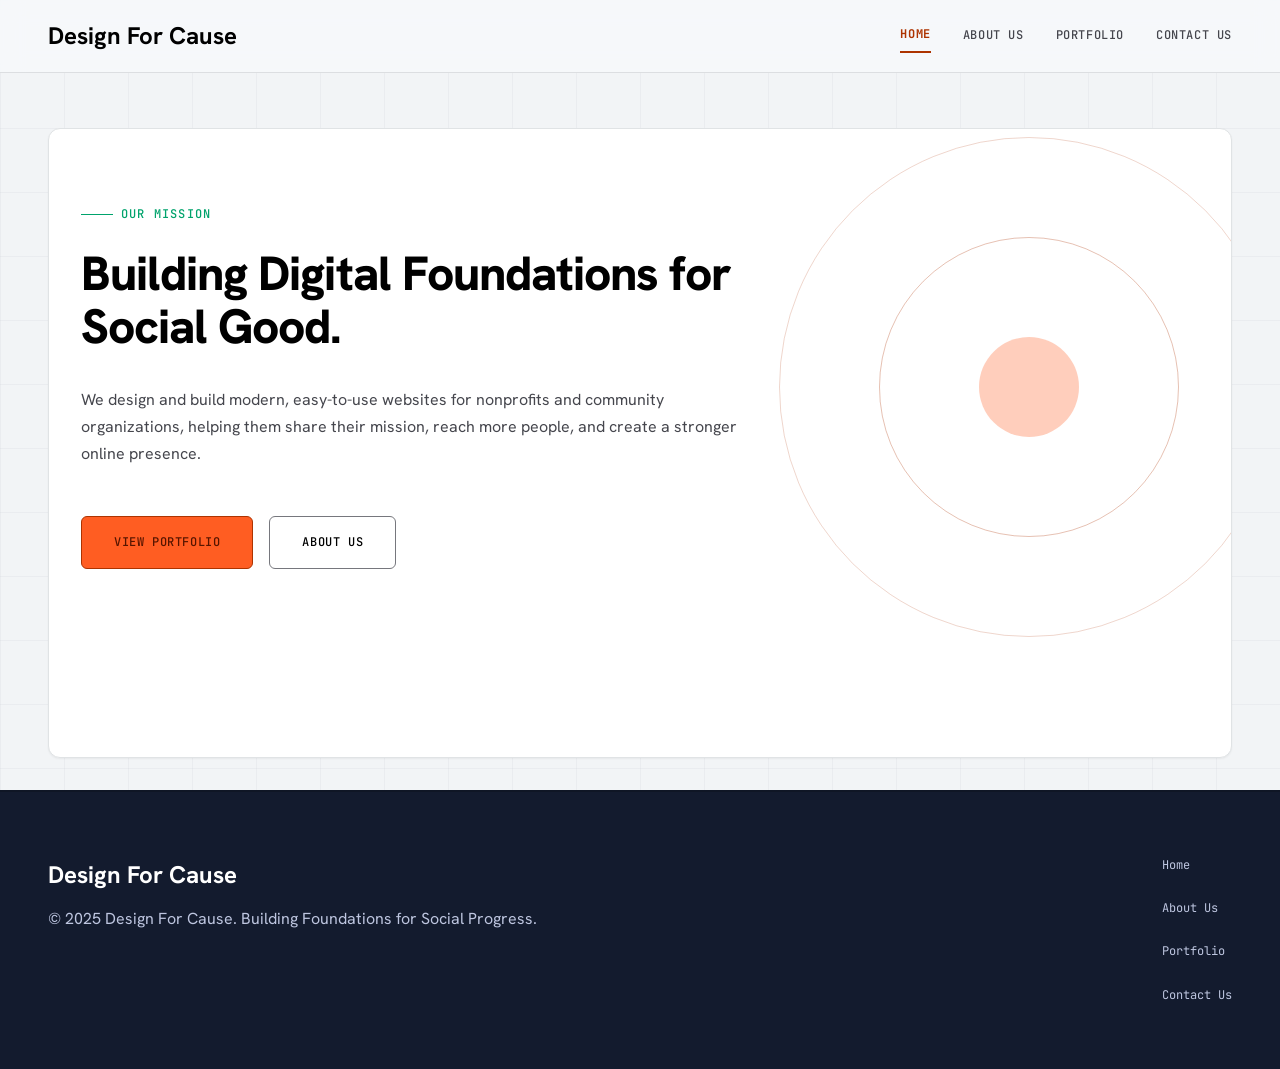
<file: index.html>
<!DOCTYPE html>
<html lang="en">
<head>
  <meta charset="UTF-8" />
  <meta name="viewport" content="width=device-width, initial-scale=1.0" />

  <title>Home - Design for Cause</title>

  <link
    href="https://fonts.googleapis.com/css2?family=Material+Symbols+Outlined:wght,FILL@100..700,0..1&display=swap"
    rel="stylesheet"
  />

  <link
    href="https://fonts.googleapis.com/css2?family=Hanken+Grotesk:wght@400;700;800&family=JetBrains+Mono:wght@500&display=swap"
    rel="stylesheet"
  />

  <link href="styles.css" rel="stylesheet" />
</head>

<body class="home-page">

  <header class="site-header">
    <div class="header-container">

      <a class="site-logo" href="index.html">
        Design For Cause
      </a>

      <nav class="main-nav">
        <a class="nav-link active" href="index.html">Home</a>
        <a class="nav-link" href="about.html">About Us</a>
        <a class="nav-link" href="portfolio.html">Portfolio</a>
        <a class="nav-link" href="contact.html">Contact Us</a>
        <!--<a class="nav-link" href="volunteer.html">Volunteer</a>-->
      </nav>

        <button
            class="mobile-menu-button"
            type="button"
            aria-label="Toggle navigation"
            aria-expanded="false"
            aria-controls="mobile-nav"
        >
            <span class="material-symbols-outlined">menu</span>
        </button>

    </div>

    <nav class="mobile-nav" id="mobile-nav">
      <a href="index.html">Home</a>
      <a href="about.html">About Us</a>
      <a href="portfolio.html">Portfolio</a>
      <a href="contact.html">Contact Us</a>
    </nav>

  </header>

  <main>

    <section class="hero-section">
      <div class="hero-container">

        <div class="hero-content">

          <div class="section-label">
            <span class="section-label-line"></span>
            Our Mission
          </div>

          <h1>
            Building Digital Foundations for Social Good.
          </h1>

          <p class="hero-description">
            We design and build modern, easy-to-use websites for nonprofits and community organizations, helping them share their mission, reach more people, and create a stronger online presence.
          </p>

          <div class="hero-buttons">

            <a class="button button-primary" href="portfolio.html">
              View Portfolio
            </a>

            <a class="button button-secondary" href="about.html">
              About Us
            </a>

          </div>

        </div>

        <div class="hero-graphic">
          <div class="hero-circle hero-circle-large">
            <div class="hero-circle hero-circle-medium">
              <div class="hero-circle-small"></div>
            </div>
          </div>
        </div>

      </div>
    </section>
  </main>

   <footer class="site-footer">
    <div class="footer-container">

      <div class="footer-brand-section">

        <div class="footer-brand">
          Design For Cause
        </div>

        <p class="footer-copyright">
          © 2025 Design For Cause. Building Foundations for Social Progress.
        </p>

      </div>

      <nav class="footer-nav vertical-footer-nav">
        <a href="index.html">Home</a>
        <a href="about.html">About Us</a>
        <a href="portfolio.html">Portfolio</a>
        <a href="contact.html">Contact Us</a>
       <!--<a href="volunteer.html">Volunteer</a>-->
      </nav>

    </div>
  </footer>


<script>
  const menuButton = document.querySelector(".mobile-menu-button");
  const mobileNav = document.querySelector("#mobile-nav");
  const menuIcon = menuButton.querySelector(".material-symbols-outlined");

  menuButton.addEventListener("click", function() {
    const isOpen = mobileNav.classList.toggle("open");

    menuButton.setAttribute("aria-expanded", String(isOpen));
    menuIcon.textContent = isOpen ? "close" : "menu";
  });

  mobileNav.querySelectorAll("a").forEach(function(link) {
    link.addEventListener("click", function() {
      mobileNav.classList.remove("open");
      menuButton.setAttribute("aria-expanded", "false");
      menuIcon.textContent = "menu";
    });
  });
</script>

<script src="animations.js"></script>

</body>
</html>
</file>
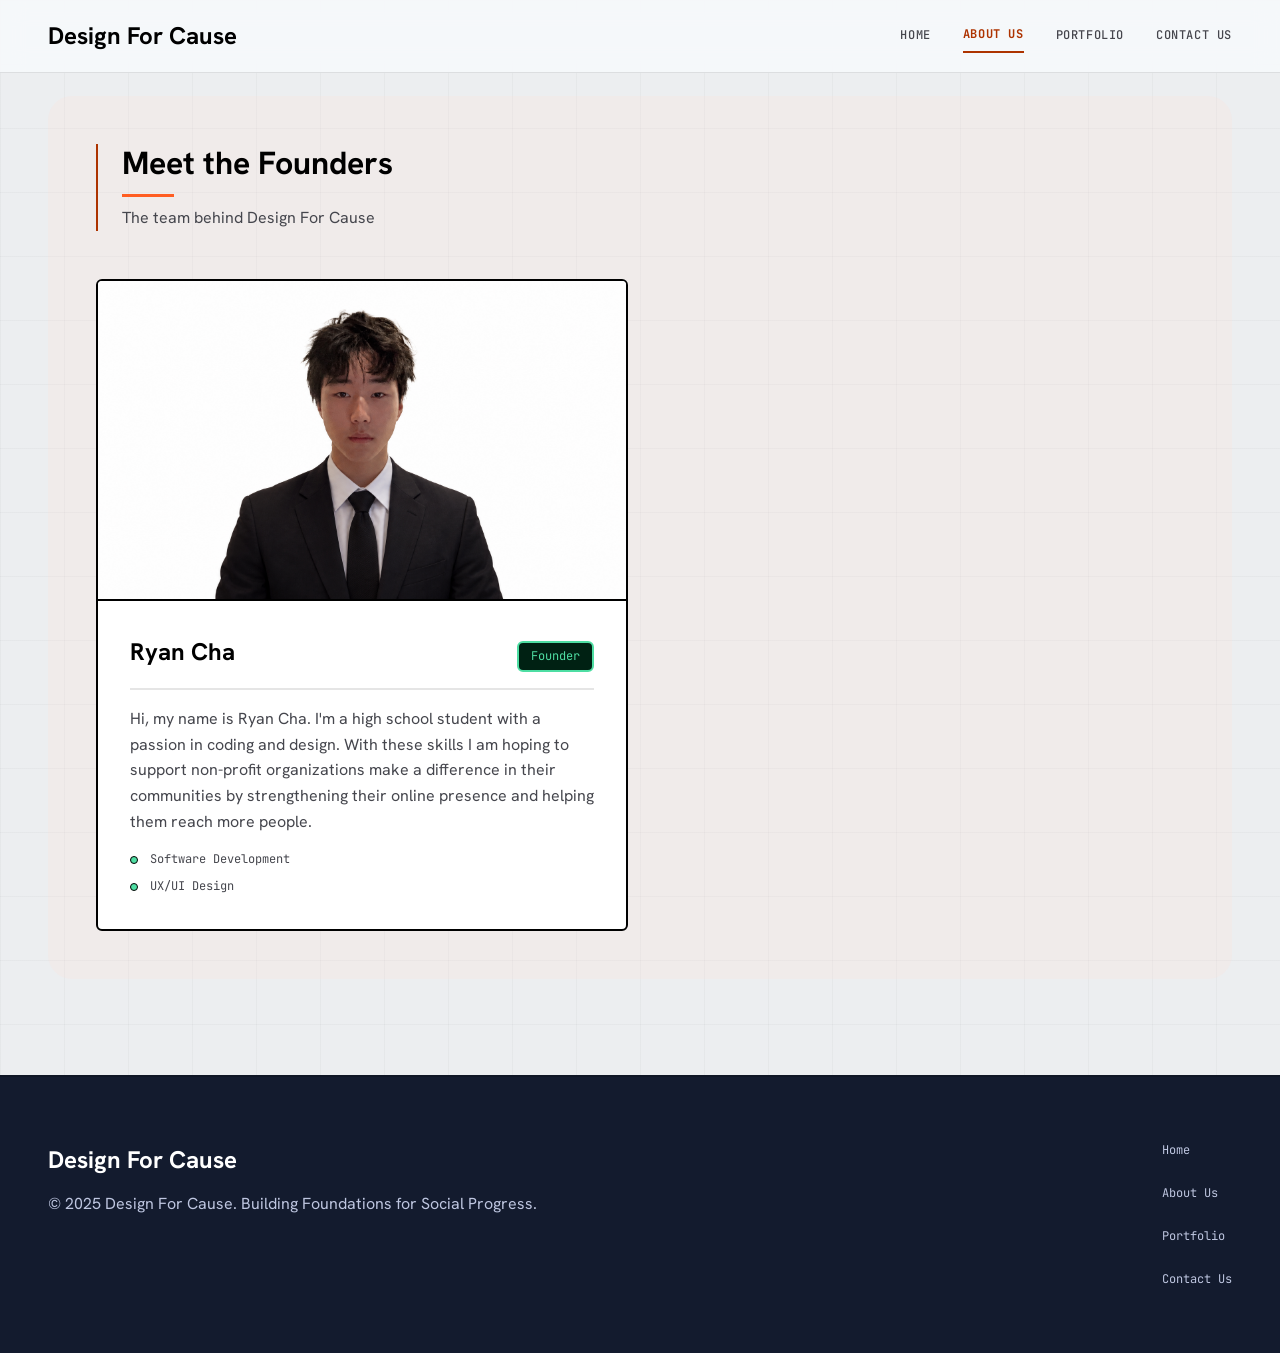
<file: about.html>
<!DOCTYPE html>
<html lang="en">
<head>
  <meta charset="UTF-8" />
  <meta name="viewport" content="width=device-width, initial-scale=1.0" />

  <title>About Us - Design For Cause</title>

  <link
    href="https://fonts.googleapis.com/css2?family=Material+Symbols+Outlined:wght,FILL@100..700,0..1&display=swap"
    rel="stylesheet"
  />

  <link
    href="https://fonts.googleapis.com/css2?family=Hanken+Grotesk:wght@400;700;800&family=JetBrains+Mono:wght@500&display=swap"
    rel="stylesheet"
  />

  <link href="styles.css" rel="stylesheet" />
</head>

<body class="about-page">

  <header class="site-header">
    <div class="header-container">

      <a class="site-logo" href="index.html">
        Design For Cause
      </a>

      <nav class="main-nav">
        <a class="nav-link" href="index.html">Home</a>
        
        <a class="nav-link active" href="about.html">About Us</a>
        <a class="nav-link" href="portfolio.html">Portfolio</a>
        <a class="nav-link" href="contact.html">Contact Us</a>
        <!--<a class="nav-link" href="volunteer.html">Volunteer</a>-->

      </nav>

        <button
            class="mobile-menu-button"
            type="button"
            aria-label="Toggle navigation"
            aria-expanded="false"
            aria-controls="mobile-nav"
        >
            <span class="material-symbols-outlined">menu</span>
        </button>

    </div>

    <nav class="mobile-nav" id="mobile-nav">
      <a href="index.html">Home</a>
      <a href="about.html">About Us</a>
      <a href="portfolio.html">Portfolio</a>
      <a href="contact.html">Contact Us</a>
    </nav>

  </header>

   <main class="about-main">
<!--
    <section class="about-hero">

      <div class="about-hero-content">

        <div class="section-label">
          <span class="section-label-line"></span>
          Our Why
        </div>

        <h1>
          Helping Nonprofits Make a Bigger Impact Online 
        </h1>

        <p class="about-hero-description">
          We design and build modern websites for nonprofits, helping organizations strengthen their online presence, share their mission, and connect with the communities they serve.
        </p>

        <div class="about-buttons">

          <a class="button button-primary" href="portfolio.html">
            View Our Work
          </a>

          <a class="button button-secondary" href="volunteer.html">
            Volunteer Opportunities
          </a>

        </div>

      </div>

      <div class="about-hero-image-wrap">

        <div class="about-image-background"></div>

        <img
          src="images/about-hero.png"
          alt="Abstract representation of technology bridging gaps"
          class="about-hero-image"
        />

      </div>

    </section>
    -->

    <section class="leadership-section">

      <div class="leadership-heading">
        <h2>Meet the Founders</h2>

        <p>
          The team behind Design For Cause
        </p>
      </div>

      <div class="leadership-grid">

        <article class="leader-card">

          <div class="leader-image-wrap">
            <img
              src="images/headshot-suit.png"
              alt="Ryan Cha"
              class="leader-image"
            />
          </div>

          <div class="leader-content">

            <div class="leader-header">
              <h3>Ryan Cha</h3>
              <span class="leader-role leader-role-dark">Founder</span>
              
            </div>

            <p>
              Hi, my name is Ryan Cha. I'm a high school student with a passion in coding and design.
              With these skills I am hoping to support non-profit organizations make a difference
              in their communities by strengthening their online presence and helping them reach more people.
             
            </p>

            <ul class="leader-list">
              <li>
                <span class="leader-dot"></span>
                Software Development
              </li>

              <li>
                <span class="leader-dot"></span>
                UX/UI Design
              </li>
            </ul>

          </div>

        </article>

      </div>

    </section>

  </main>

  <footer class="site-footer">
    <div class="footer-container">

      <div class="footer-brand-section">

        <div class="footer-brand">
           Design For Cause
        </div>

        <p class="footer-copyright">
          © 2025 Design For Cause. Building Foundations for Social Progress.
        </p>

      </div>

      <nav class="footer-nav vertical-footer-nav">
        <a href="index.html">Home</a>
        <a href="about.html">About Us</a>
        <a href="portfolio.html">Portfolio</a>
        <a href="contact.html">Contact Us</a>
        <!--<a href="volunteer.html">Volunteer</a>-->
      </nav>

    </div>
  </footer>


<script>
  const menuButton = document.querySelector(".mobile-menu-button");
  const mobileNav = document.querySelector("#mobile-nav");
  const menuIcon = menuButton.querySelector(".material-symbols-outlined");

  menuButton.addEventListener("click", function() {
    const isOpen = mobileNav.classList.toggle("open");

    menuButton.setAttribute("aria-expanded", String(isOpen));
    menuIcon.textContent = isOpen ? "close" : "menu";
  });

  mobileNav.querySelectorAll("a").forEach(function(link) {
    link.addEventListener("click", function() {
      mobileNav.classList.remove("open");
      menuButton.setAttribute("aria-expanded", "false");
      menuIcon.textContent = "menu";
    });
  });
</script>

<script src="animations.js"></script>

</body>
</html>
</file>
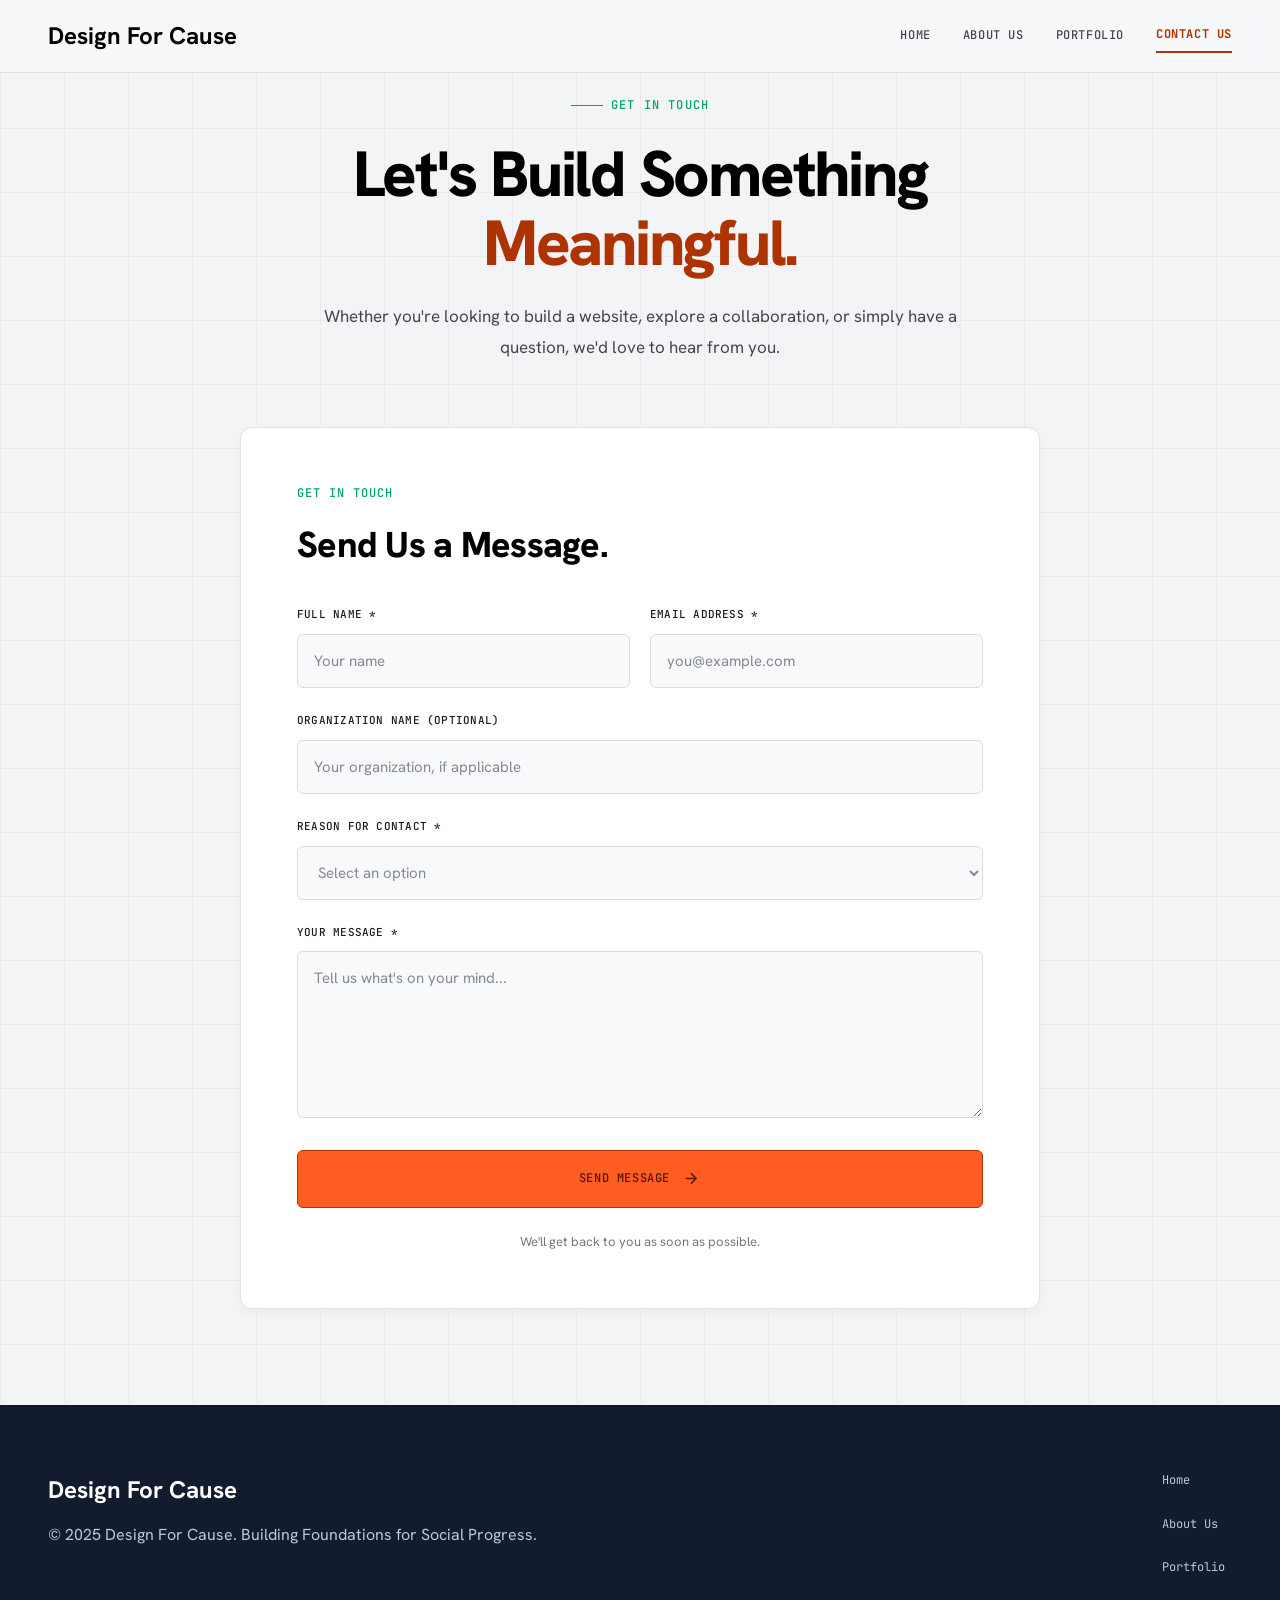
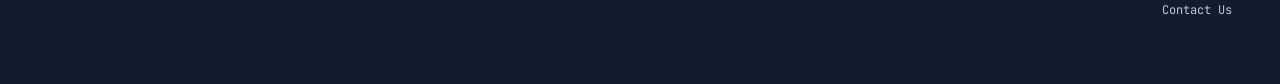
<file: contact.html>
<!DOCTYPE html>
<html lang="en">
<head>
  <meta charset="UTF-8" />
  <meta name="viewport" content="width=device-width, initial-scale=1.0" />

  <title>Contact Us - Design for Cause</title>

  <link
    href="https://fonts.googleapis.com/css2?family=Material+Symbols+Outlined:wght,FILL@100..700,0..1&display=swap"
    rel="stylesheet"
  />

  <link
    href="https://fonts.googleapis.com/css2?family=Hanken+Grotesk:wght@400;700;800&family=JetBrains+Mono:wght@500&display=swap"
    rel="stylesheet"
  />

  <link href="styles.css" rel="stylesheet" />
</head>

<body class="home-page">

  <header class="site-header">
    <div class="header-container">

      <a class="site-logo" href="index.html">
        Design For Cause
      </a>

      <nav class="main-nav">
        <a class="nav-link" href="index.html">Home</a>
        <a class="nav-link" href="about.html">About Us</a>
        <a class="nav-link" href="portfolio.html">Portfolio</a>
        <a class="nav-link active" href="contact.html">Contact Us</a>
    </nav>

        <button
            class="mobile-menu-button"
            type="button"
            aria-label="Toggle navigation"
            aria-expanded="false"
            aria-controls="mobile-nav"
        >
            <span class="material-symbols-outlined">menu</span>
        </button>

    </div>

    <nav class="mobile-nav" id="mobile-nav">
      <a href="index.html">Home</a>
      <a href="about.html">About Us</a>
      <a href="portfolio.html">Portfolio</a>
      <a href="contact.html">Contact Us</a>
    </nav>

  </header>


<main class="contact-main">

  <section class="contact-intro">

    <div class="section-label">
      <span class="section-label-line"></span>
      Get In Touch
    </div>

    <h1>
      Let's Build Something
      <span>Meaningful.</span>
    </h1>

    <p>
        Whether you're looking to build a website, explore
        a collaboration, or simply have a question, we'd
        love to hear from you. 
    </p>

  </section>

  <!-- CONTACT FORM -->
  <section class="contact-form-section">

    <div class="contact-form-card">

      <div class="contact-form-heading">

        <span class="contact-eyebrow">
          GET IN TOUCH
        </span>

        <h2>Send Us a Message.</h2>

      </div>

      <div id="form-success" class="form-success" hidden>
            <h3>Message Sent Successfully!</h3>
            <p>
                Thank you for reaching out to Design For Cause!
                We've received your message and will get back
                to you as soon as possible.
            </p>
       </div>

      <form
        class="contact-form"
        action="https://formspree.io/f/mzedkdke"
        method="POST"
      >

        <div class="form-row">

          <div class="form-group">
            <label for="full-name">Full Name *</label>
            <input
              type="text"
              id="full-name"
              name="name"
              placeholder="Your name"
              autocomplete="name"
              required
            />
          </div>

          <div class="form-group">
            <label for="email">Email Address *</label>
            <input
              type="email"
              id="email"
              name="email"
              placeholder="you@example.com"
              autocomplete="email"
              required
            />
          </div>

        </div>

        <div class="form-group">
          <label for="organization">
            Organization Name (Optional)
          </label>

          <input
            type="text"
            id="organization"
            name="organization"
            placeholder="Your organization, if applicable"
          />
        </div>

        <div class="form-group">
          <label for="contact-reason">
            Reason for Contact *
          </label>

          <select
            id="contact-reason"
            name="contact_reason"
            required
          >
            <option value="" disabled selected>
              Select an option
            </option>

            <option value="General Question">
              General Question / Message
            </option>

            <option value="New Website">
              New Website Request
            </option>

            <option value="Website Redesign">
              Website Redesign
            </option>

            <option value="Collaboration">
              Collaboration / Partnership
            </option>

            <option value="Other">
              Other
            </option>
          </select>
        </div>

        <div class="form-group">
          <label for="message">
            Your Message *
          </label>

          <textarea
            id="message"
            name="message"
            rows="6"
            placeholder="Tell us what's on your mind..."
            required
          ></textarea>
        </div>

        <button
          class="button button-primary contact-submit"
          type="submit"
        >
          Send Message
          <span class="material-symbols-outlined">
            arrow_forward
          </span>
        </button>

        <p class="contact-form-note">
          We'll get back to you as soon as possible.
        </p>

      </form>

    </div>

  </section>

</main>

<footer class="site-footer">
    <div class="footer-container">

      <div class="footer-brand-section">

        <div class="footer-brand">
          Design For Cause
        </div>

        <p class="footer-copyright">
          © 2025 Design For Cause. Building Foundations for Social Progress.
        </p>

      </div>

      <nav class="footer-nav vertical-footer-nav">
        <a href="index.html">Home</a>
        <a href="about.html">About Us</a>
        <a href="portfolio.html">Portfolio</a>
        <a href="contact.html">Contact Us</a>
       <!--<a href="volunteer.html">Volunteer</a>-->
      </nav>

    </div>
 </footer>

<script>
  const form = document.querySelector(".contact-form");
  const success = document.getElementById("form-success");

  form.addEventListener("submit", async function(event) {
    event.preventDefault();

    const button = form.querySelector('button[type="submit"]');
    const originalContent = button.innerHTML;

    button.disabled = true;
    button.textContent = "Sending...";

    try {
      const response = await fetch(form.action, {
        method: "POST",
        body: new FormData(form),
        headers: {
          "Accept": "application/json"
        }
      });

      if (response.ok) {
        form.hidden = true;
        document.querySelector(".contact-form-heading").hidden = true;
        success.hidden = false;
        form.reset();
      } else {
        alert("Something went wrong. Please try again.");
      }
    } catch (error) {
      alert("Unable to send your message. Please try again.");
    } finally {
      button.disabled = false;
      button.innerHTML = originalContent;
    }
  });
</script>


<script>
  const menuButton = document.querySelector(".mobile-menu-button");
  const mobileNav = document.querySelector("#mobile-nav");
  const menuIcon = menuButton.querySelector(".material-symbols-outlined");

  menuButton.addEventListener("click", function() {
    const isOpen = mobileNav.classList.toggle("open");

    menuButton.setAttribute("aria-expanded", String(isOpen));
    menuIcon.textContent = isOpen ? "close" : "menu";
  });

  mobileNav.querySelectorAll("a").forEach(function(link) {
    link.addEventListener("click", function() {
      mobileNav.classList.remove("open");
      menuButton.setAttribute("aria-expanded", "false");
      menuIcon.textContent = "menu";
    });
  });
</script>

<script src="animations.js"></script>

</body>
</html>
</file>
<file: styles.css>
*,
*::before,
*::after {
  box-sizing: border-box;
}

html {
  scroll-behavior: smooth;
}

body {
  margin: 0;
  min-height: 100vh;
  font-family: "Hanken Grotesk", sans-serif;
  color: #191c1e;
  background: #f2f4f6;
  line-height: 1.6;
  display: flex;
  flex-direction: column;
}

h1,
h2,
h3,
h4,
p {
  margin: 0;
}

a {
  color: inherit;
  text-decoration: none;
}

button {
  font: inherit;
  cursor: pointer;
}

img {
  display: block;
  width: 100%;
}

ul {
  margin: 0;
  padding: 0;
  list-style: none;
}

.site-header {
  position: fixed;
  top: 0;
  left: 0;
  z-index: 1000;
  width: 100%;
  background: rgba(247, 249, 251, 0.9);
  border-bottom: 1px solid rgba(0, 0, 0, 0.1);
  backdrop-filter: blur(12px);
}

.header-container {
  width: min(1280px, calc(100% - 96px));
  min-height: 72px;
  margin: 0 auto;
  display: flex;
  align-items: center;
  justify-content: space-between;
  gap: 32px;
}

.site-logo {
  color: #000000;
  font-size: 24px;
  font-weight: 700;
  line-height: 1;
  transition: 0.2s ease;
}

.site-logo:hover {
  transform: translate(-2px, -2px);
  box-shadow: 2px 2px 0 #ad3300;
}

.main-nav {
  display: flex;
  align-items: center;
  gap: 32px;
}

.nav-link {
  padding: 6px 0;
  color: #45464d;
  font-family: "JetBrains Mono", monospace;
  font-size: 12px;
  font-weight: 500;
  letter-spacing: 0.05em;
  text-transform: uppercase;
  transition: 0.2s ease;
}

.nav-link:hover {
  color: #000000;
  transform: translate(-2px, -2px);
  box-shadow: 2px 2px 0 #ad3300;
}

.nav-link.active {
  color: #ad3300;
  font-weight: 700;
  border-bottom: 2px solid #ad3300;
}

.mobile-menu-button {
  display: none;
  padding: 4px;
  color: #000000;
  background: transparent;
  border: 0;
}

.page-container {
  width: min(1280px, calc(100% - 96px));
  margin: 0 auto;
}

.button {
  display: inline-flex;
  align-items: center;
  justify-content: center;
  gap: 8px;
  padding: 16px 32px;
  border-radius: 6px;
  font-family: "JetBrains Mono", monospace;
  font-size: 12px;
  font-weight: 500;
  letter-spacing: 0.05em;
  text-transform: uppercase;
  transition: 0.2s ease;
}

.button:hover {
  transform: translate(-2px, -2px);
  box-shadow: 2px 2px 0 #ad3300;
}

.button-primary {
  color: #561500;
  background: #ff5d22;
  border: 1px solid #ad3300;
}

.button-primary:hover {
  color: #ffffff;
  background: #00a36c;
}

.button-secondary {
  color: #000000;
  background: #ffffff;
  border: 1px solid #76777d;
}

.button-secondary:hover {
  background: #eceef0;
}

.section-label {
  display: flex;
  align-items: center;
  gap: 8px;
  color: #00a36c;
  font-family: "JetBrains Mono", monospace;
  font-size: 12px;
  font-weight: 500;
  letter-spacing: 0.1em;
  text-transform: uppercase;
}

.section-label-line {
  width: 32px;
  height: 1px;
  background: #00a36c;
}

.home-page {
  background-color: #f2f4f6;
  background-image:
    linear-gradient(to right, rgba(200, 205, 212, 0.2) 1px, transparent 1px),
    linear-gradient(to bottom, rgba(200, 205, 212, 0.2) 1px, transparent 1px);
  background-size: 64px 64px;
}

.home-page main {
  padding-top: 96px;
  flex: 1;
}

.hero-section {
  width: min(1280px, calc(100% - 96px));
  margin: 32px auto;
  padding: 48px 32px 160px;
  overflow: hidden;
  position: relative;
  background: #ffffff;
  border: 1px solid #e0e3e5;
  border-radius: 12px;
  box-shadow: 0 1px 2px rgba(0, 0, 0, 0.05);
}

.hero-container {
  position: relative;
  z-index: 1;
  display: grid;
  grid-template-columns: 2fr 1fr;
  gap: 24px;
}

.hero-content {
  display: flex;
  flex-direction: column;
  justify-content: center;
}

.hero-content h1 {
  max-width: 768px;
  margin-top: 24px;
  margin-bottom: 32px;
  color: #000000;
  font-size: 48px;
  line-height: 1.1;
  letter-spacing: -0.02em;
  font-weight: 800;
}

.hero-description {
  max-width: 672px;
  margin-bottom: 48px;
  color: #45464d;
  font-size: 16px;
  line-height: 1.7;
}

.hero-buttons {
  display: flex;
  flex-wrap: wrap;
  gap: 16px;
}

.hero-graphic {
  min-height: 420px;
  position: relative;
}

.hero-circle {
  display: flex;
  align-items: center;
  justify-content: center;
  border-radius: 50%;
}

.hero-circle-large {
  width: 500px;
  height: 500px;
  position: absolute;
  top: 50%;
  right: -80px;
  transform: translateY(-50%);
  border: 1px solid rgba(173, 51, 0, 0.2);
}

.hero-circle-medium {
  width: 300px;
  height: 300px;
  border: 1px solid rgba(173, 51, 0, 0.3);
}

.hero-circle-small {
  width: 100px;
  height: 100px;
  border-radius: 50%;
  background: rgba(255, 93, 34, 0.3);
}

.featured-projects-section {
  padding: 96px 0;
  background: rgba(173, 51, 0, 0.05);
  border-top: 1px solid rgba(173, 51, 0, 0.1);
  border-bottom: 1px solid rgba(173, 51, 0, 0.1);
}

.section-heading {
  margin-bottom: 64px;
  display: flex;
  align-items: flex-end;
  justify-content: space-between;
  gap: 32px;
}

.section-heading h2,
.impact-heading h2 {
  margin-bottom: 16px;
  color: #000000;
  font-size: 32px;
  line-height: 1.2;
  font-weight: 700;
}

.section-heading p {
  max-width: 576px;
  color: #45464d;
}

.section-link {
  display: inline-flex;
  align-items: center;
  gap: 8px;
  color: #ad3300;
  font-family: "JetBrains Mono", monospace;
  font-size: 12px;
  text-transform: uppercase;
}

.section-link:hover {
  color: #ff5d22;
}

.featured-projects-grid {
  display: grid;
  grid-template-columns: 2fr 1fr;
  gap: 24px;
}

.small-projects-column {
  display: flex;
  flex-direction: column;
  gap: 24px;
}

.project-card {
  display: flex;
  flex-direction: column;
  position: relative;
  overflow: hidden;
  padding: 24px;
  background: #ffffff;
  border: 1px solid #e0e3e5;
  border-radius: 6px;
  transition: 0.3s ease;
}

.project-card:hover {
  border-color: #ad3300;
  box-shadow: 0 10px 20px rgba(15, 23, 42, 0.05);
  transform: translateY(-2px);
}

.project-card-top {
  display: flex;
  align-items: flex-start;
  justify-content: space-between;
  gap: 16px;
  margin-bottom: 24px;
}

.project-category {
  padding: 4px 12px;
  color: #45464d;
  background: #eceef0;
  border-radius: 6px;
  font-family: "JetBrains Mono", monospace;
  font-size: 12px;
  letter-spacing: 0.05em;
  text-transform: uppercase;
}

.project-icon {
  color: #c6c6cd;
  transition: 0.2s ease;
}

.project-card:hover .project-icon {
  color: #ad3300;
}

.project-image {
  overflow: hidden;
  margin-bottom: 24px;
  background: #e6e8ea;
  border-radius: 6px;
}

.project-image img {
  height: 100%;
  object-fit: cover;
  filter: grayscale(100%);
  transition: 0.5s ease;
}

.project-card:hover .project-image img {
  filter: grayscale(0);
  transform: scale(1.02);
}

.project-card h3 {
  margin-bottom: 8px;
  color: #000000;
  font-size: 24px;
  line-height: 1.2;
}

.project-card p {
  margin-bottom: 24px;
  color: #45464d;
}

.project-card-large .project-link {
  margin-top: auto;
}

.project-link {
  display: inline-flex;
  align-items: center;
  gap: 8px;
  margin-top: auto;
  color: #ad3300;
  font-family: "JetBrains Mono", monospace;
  font-size: 12px;
  text-transform: uppercase;
}

.project-link:hover {
  color: #000000;
}

.project-link .material-symbols-outlined {
  transition: 0.2s ease;
}

.project-link:hover .material-symbols-outlined {
  transform: translateX(4px);
}

.impact-section {
  padding: 96px 0;
  background: #131b2e;
  border-top: 4px solid #00a36c;
}

.impact-heading {
  max-width: 672px;
  margin: 0 auto 64px;
  text-align: center;
}

.impact-heading h2 {
  color: #ffffff;
}

.impact-heading p {
  color: #eff1f3;
  opacity: 0.9;
}

.impact-grid {
  display: grid;
  grid-template-columns: repeat(2, 1fr);
  gap: 48px;
}

.impact-card {
  display: flex;
  flex-direction: column;
  align-items: center;
  text-align: center;
}

.impact-icon {
  width: 64px;
  height: 64px;
  margin-bottom: 24px;
  display: flex;
  align-items: center;
  justify-content: center;
  color: #dae2fd;
  background: rgba(247, 249, 251, 0.1);
  border-radius: 50%;
  transition: 0.2s ease;
}

.impact-card:hover .impact-icon {
  color: #561500;
  background: #00a36c;
}

.impact-number {
  margin-bottom: 8px;
  color: #ffffff;
  font-size: 48px;
  line-height: 1.1;
  font-weight: 800;
}

.impact-divider {
  width: 48px;
  height: 4px;
  margin-bottom: 16px;
  background: rgba(198, 198, 205, 0.3);
  transition: 0.2s ease;
}

.impact-card:hover .impact-divider {
  background: #ad3300;
}

.impact-card h3 {
  color: #bec6e0;
  font-family: "JetBrains Mono", monospace;
  font-size: 12px;
  font-weight: 500;
  letter-spacing: 0.05em;
  text-transform: uppercase;
}

.about-page {
  background-color: #eceef0;
  background-image:
    linear-gradient(to right, rgba(13, 23, 42, 0.03) 1px, transparent 1px),
    linear-gradient(to bottom, rgba(13, 23, 42, 0.03) 1px, transparent 1px);
  background-size: 64px 64px;
}

.about-main {
  width: min(1280px, calc(100% - 96px));
  margin: 0 auto;
  padding-top: 48px;
  padding-bottom: 96px;
}

/*.about-hero {
  min-height: 614px;
  padding: 48px;
  display: grid;
  grid-template-columns: 7fr 5fr;
  align-items: center;
  gap: 24px;
  background: #f7f9fb;
  border-radius: 24px;
}

.about-hero-content {
  padding-left: 24px;
  border-left: 2px solid #ad3300;
}

.about-hero h1 {
  margin-top: 24px;
  color: #000000;
  font-size: 48px;
  line-height: 1.1;
  letter-spacing: -0.02em;
  font-weight: 800;
}

.about-hero-description {
  max-width: 672px;
  margin-top: 24px;
  color: #45464d;
}

.about-buttons {
  margin-top: 32px;
  display: flex;
  flex-wrap: wrap;
  gap: 16px;
}

.about-hero-image-wrap {
  height: 500px;
  position: relative;
}

.about-image-background {
  position: absolute;
  inset: 0;
  transform: translate(-16px, 16px);
  background: #ff5d22;
  border: 2px solid #000000;
  border-radius: 6px;
}

.about-hero-image {
  position: relative;
  z-index: 1;
  height: 100%;
  object-fit: cover;
  border: 2px solid #000000;
  border-radius: 6px;
  transition: 0.3s ease;
}

.about-hero-image:hover {
  box-shadow: 4px 4px 0 #ad3300;
}
*/

.leadership-section {
  margin-top: 48px;
  padding: 48px;
  background: rgba(255, 219, 208, 0.2);
  border-radius: 24px;
}

.leadership-heading {
  max-width: 50%;
  padding-left: 24px;
  margin-bottom: 48px;
  border-left: 2px solid #ad3300;
}

.leadership-heading h2 {
  color: #000000;
  font-size: 32px;
  line-height: 1.2;
}

.leadership-heading p {
  margin-top: 8px;
  color: #45464d;
}

.leadership-grid {
  display: grid;
  grid-template-columns: repeat(2, 1fr);
  gap: 24px;
}

.leader-card {
  overflow: hidden;
  background: #ffffff;
  border: 2px solid #000000;
  border-radius: 6px;
  transition: 0.3s ease;
}

.leader-card:hover {
  transform: translateY(-4px);
  box-shadow: 4px 4px 0 #ad3300;
}

.leader-card-offset {
  margin-top: 48px;
}

.leader-image-wrap {
  height: 320px;
  overflow: hidden;
  border-bottom: 2px solid #000000;
}

.leader-image {
  height: 100%;
  object-fit: cover;
  object-position: top;
  transition: 0.5s ease;
}

.leader-card:hover .leader-image {
  transform: scale(1.05);
}

.leader-content {
  padding: 32px;
}

.leader-header {
  padding-bottom: 16px;
  margin-bottom: 16px;
  display: flex;
  align-items: baseline;
  justify-content: space-between;
  gap: 12px;
  border-bottom: 2px solid rgba(0, 0, 0, 0.1);
}

.leader-header h3 {
  color: #000000;
  font-size: 24px;
}

.leader-role {
  padding: 4px 12px;
  color: #ad3300;
  background: #ff5d22;
  border: 2px solid #4edea3;
  border-radius: 6px;
  font-family: "JetBrains Mono", monospace;
  font-size: 12px;
}

.leader-role-dark {
  color: #4edea3;
  background: #002113;
}

.leader-content > p {
  color: #45464d;
}

.leader-list {
  margin-top: 16px;
  display: flex;
  flex-direction: column;
  gap: 8px;
}

.leader-list li {
  display: flex;
  align-items: center;
  gap: 12px;
  color: #45464d;
  font-family: "JetBrains Mono", monospace;
  font-size: 12px;
}

.leader-dot {
  width: 8px;
  height: 8px;
  flex: 0 0 8px;
  background: #4edea3;
  border: 1px solid #000000;
  border-radius: 50%;
}

.leader-dot-orange {
  background: #ad3300;
}

.portfolio-page {
  background: #f2f4f6;
}

.portfolio-main {
  width: min(1280px, calc(100% - 96px));
  margin: 0 auto;
  padding-top: 128px;
  padding-bottom: 96px;
}

.portfolio-hero {
  max-width: 896px;
  margin: 64px auto 96px;
  padding: 80px;
  text-align: center;
  color: #ffffff;
  background: #131b2e;
  border-radius: 24px;
  box-shadow: 0 10px 15px rgba(0, 0, 0, 0.1);
}

.portfolio-hero h1 {
  margin-bottom: 24px;
  font-size: 48px;
  line-height: 1.1;
  font-weight: 800;
}

.portfolio-hero p {
  max-width: 672px;
  margin: 0 auto;
  color: rgba(230, 233, 242, 0.9);
}

.portfolio-grid {
  display: grid;
  grid-template-columns: repeat(2, 1fr);
  gap: 32px;
}

.portfolio-card {
  padding: 32px;
  display: flex;
  flex-direction: column;
  background: #ffffff;
  border-top: 2px solid #009668;
  border-radius: 12px;
  box-shadow: 0 4px 6px rgba(0, 0, 0, 0.1);
  transition: 0.3s ease;
}

.portfolio-card:hover {
  transform: translateY(-4px);
  box-shadow: 0 12px 24px rgba(15, 23, 42, 0.08);
}

.portfolio-icon {
  width: 64px;
  height: 64px;
  margin-bottom: 24px;
  display: flex;
  align-items: center;
  justify-content: center;
  color: #009668;
  background: #ff5d22;
  border: 1px solid rgba(198, 198, 205, 0.3);
  border-radius: 50%;
}

.portfolio-icon .material-symbols-outlined {
  font-size: 32px;
  font-variation-settings: "FILL" 1;
}

.portfolio-card h2 {
  margin-bottom: 8px;
  color: #000000;
  font-size: 24px;
}

.portfolio-divider {
  width: 48px;
  margin-bottom: 16px;
  border-top: 1px solid #e0e3e5;
}

.portfolio-card p {
  margin-bottom: 24px;
  color: #45464d;
}

.portfolio-link {
  margin-top: auto;
  display: inline-flex;
  align-items: center;
  gap: 8px;
  color: #ad3300;
  font-family: "JetBrains Mono", monospace;
  font-size: 12px;
  text-transform: uppercase;
}

.portfolio-link .material-symbols-outlined {
  font-size: 16px;
  color: #009668;
  transition: 0.2s ease;
}

.portfolio-link:hover {
  color: #000000;
}

.portfolio-link:hover .material-symbols-outlined {
  transform: translateX(4px);
}

.volunteer-page {
  background: #eceef0;
}

.volunteer-main {
  width: min(1280px, calc(100% - 96px));
  margin: 0 auto;
  padding-top: 128px;
  padding-bottom: 64px;
}

.donate-button {
  padding: 8px 24px;
  color: #ffffff;
  background: #ad3300;
  border-bottom: 2px solid #ff5d22;
  border-radius: 2px;
  font-family: "JetBrains Mono", monospace;
  font-size: 12px;
  text-transform: uppercase;
  transition: 0.2s ease;
}

.donate-button:hover {
  opacity: 0.9;
  transform: translate(-2px, -2px);
  box-shadow: 2px 2px 0 #ad3300;
}

.volunteer-hero {
  padding-top: 32px;
  margin-bottom: 72px;
  display: grid;
  grid-template-columns: 2fr 1fr;
  align-items: end;
  gap: 24px;
}

.volunteer-intro h1 {
  margin-bottom: 24px;
  color: #000000;
  font-size: 48px;
  line-height: 1.1;
  font-weight: 800;
}

.volunteer-intro p {
  max-width: 672px;
  color: #45464d;
}

.volunteer-directory {
  display: grid;
  grid-template-columns: repeat 1fr;
}

.volunteer-category {
  margin-bottom: 48px;
}



.category-heading {
  margin-bottom: 24px;
  padding: 16px;
  display: flex;
  align-items: center;
  gap: 12px;
  color: #ad3300;
  background: rgba(173, 51, 0, 0.05);
  border-bottom: 1px solid rgba(173, 51, 0, 0.2);
  border-radius: 8px;
}

.category-heading .material-symbols-outlined {
  color: #009668;
  font-variation-settings: "FILL" 1;
}

.category-heading h2 {
  font-size: 32px;
}

.organization-list {
  display: flex;
  flex-direction: column;
  gap: 24px;
}

.organization-card {
  position: relative;
  overflow: hidden;
  padding: 24px;
  background: #ffffff;
  border: 1px solid #e0e3e5;
  border-radius: 2px;
  transition: 0.3s ease;
}

.organization-card:hover {
  transform: translate(-2px, -2px);
  box-shadow: 2px 2px 0 #ad3300;
}

.organization-card::after {
  content: "";
  width: 64px;
  height: 64px;
  position: absolute;
  top: -32px;
  right: -32px;
  background: #f2f4f6;
  transform: rotate(45deg);
}

.organization-card h3 {
  position: relative;
  z-index: 1;
  margin-bottom: 4px;
  color: #000000;
  font-size: 24px;
}

.organization-location {
  position: relative;
  z-index: 1;
  margin-bottom: 16px;
  display: flex;
  align-items: center;
  gap: 4px;
  color: #45464d;
  font-family: "JetBrains Mono", monospace;
  font-size: 12px;
}

.organization-location .material-symbols-outlined {
  font-size: 16px;
}

.organization-card p {
  position: relative;
  z-index: 1;
  margin-bottom: 24px;
  color: #45464d;
}

.volunteer-button {
  position: relative;
  z-index: 1;
  display: inline-block;
  padding: 10px 24px;
  color: #ffffff;
  background: #009668;
  border-radius: 2px;
  font-family: "JetBrains Mono", monospace;
  font-size: 12px;
  text-transform: uppercase;
  transition: 0.2s ease;
}

.volunteer-button:hover {
  opacity: 0.9;
}

.urgent-section {
  grid-column: 1 / -1;
  margin-bottom: 48px;
  padding: 48px;
  display: flex;
  align-items: center;
  justify-content: space-between;
  gap: 32px;
  position: relative;
  overflow: hidden;
  color: #ffffff;
  background-color: #131b2e;
  background-image:
    linear-gradient(rgba(255, 255, 255, 0.04) 1px, transparent 1px),
    linear-gradient(90deg, rgba(255, 255, 255, 0.04) 1px, transparent 1px);
  background-size: 24px 24px;
  border-radius: 8px;
}

.urgent-content {
  max-width: 672px;
}

.urgent-label {
  display: inline-block;
  margin-bottom: 16px;
  padding: 4px 12px;
  color: #ffffff;
  background: #009668;
  border-radius: 999px;
  font-family: "JetBrains Mono", monospace;
  font-size: 12px;
  text-transform: uppercase;
}

.urgent-content h2 {
  margin-bottom: 16px;
  font-size: 32px;
}

.urgent-content p {
  color: rgba(255, 255, 255, 0.8);
}

.urgent-button {
  flex-shrink: 0;
  padding: 16px 32px;
  color: #131b2e;
  background: #ffffff;
  border-radius: 2px;
  font-family: "JetBrains Mono", monospace;
  font-size: 12px;
  text-transform: uppercase;
  transition: 0.2s ease;
}

.urgent-button:hover {
  background: #f2f4f6;
}

.site-footer {
  margin-top: auto;
  padding: 64px 0;
  color: #ffffff;
  background: #131b2e;
  border-top: 2px solid rgba(0, 0, 0, 0.2);
}

.footer-container {
  width: min(1280px, calc(100% - 96px));
  margin: 0 auto;
  display: flex;
  align-items: flex-start;
  justify-content: space-between;
  gap: 32px;
}

.footer-brand {
  font-size: 24px;
  font-weight: 700;
}

.footer-brand-section {
  display: flex;
  flex-direction: column;
  gap: 12px;
}

.footer-logo-row {
  display: flex;
  align-items: center;
  gap: 8px;
}

.footer-logo {
  width: 32px;
  height: 32px;
  object-fit: contain;
  border-radius: 6px;
}

.footer-copyright {
  color: #bec6e0;
  font-size: 16px;
}

.footer-nav {
  display: flex;
  flex-wrap: wrap;
  justify-content: flex-end;
  gap: 24px;
}

.vertical-footer-nav {
  flex-direction: column;
  align-items: flex-start;
}

.footer-nav a {
  color: #bec6e0;
  font-family: "JetBrains Mono", monospace;
  font-size: 12px;
  transition: 0.2s ease;
}

.footer-nav a:hover {
  color: #ff5d22;
}

@media (max-width: 900px) {
  .header-container,
  .page-container,
  .about-main,
  .portfolio-main,
  .volunteer-main,
  .footer-container,
  .hero-section {
    width: min(100% - 32px, 1280px);
  }

  .main-nav {
    display: none;
  }

  .mobile-menu-button {
    display: block;
  }

  .hero-container,
  .featured-projects-grid,
  /*.about-hero,*/
  .leadership-grid,
  .portfolio-grid,
  .volunteer-hero,
  .volunteer-directory {
    grid-template-columns: 1fr;
  }

  .hero-section {
    padding: 40px 24px 72px;
  }

  .hero-content h1,
  /*.about-hero h1,*/
  .portfolio-hero h1,
  .volunteer-intro h1 {
    font-size: 38px;
  }

  .hero-graphic {
    display: none;
  }

  .section-heading {
    align-items: flex-start;
    flex-direction: column;
  }

  .section-link {
    display: none;
  }

  .impact-grid {
    grid-template-columns: 1fr;
  }

  .about-main,
  .portfolio-main,
  .volunteer-main {
    padding-top: 104px;
  }

  /*
  .about-hero {
    min-height: auto;
    padding: 24px;
  }
  */

  /*
  .about-hero-content {
    padding-left: 16px;
  }

  .about-hero-image-wrap {
    height: 360px;
  }
*/
  .leadership-section {
    padding: 24px;
  }

  .leadership-heading {
    max-width: 100%;
  }

  .leader-card-offset {
    margin-top: 0;
  }

  .leader-header {
    align-items: flex-start;
    flex-direction: column;
  }

  .portfolio-hero {
    margin-top: 32px;
    padding: 48px 24px;
  }

  .impact-tracker {
    max-width: none;
    justify-self: stretch;
  }

  .urgent-section {
    padding: 32px 24px;
    align-items: flex-start;
    flex-direction: column;
  }

  .urgent-button {
    width: 100%;
    text-align: center;
  }

  .footer-container {
    flex-direction: column;
  }

  .footer-nav {
    justify-content: flex-start;
  }
}

@media (max-width: 600px) {
  .header-container {
    min-height: 64px;
  }

  .site-logo {
    font-size: 20px;
  }

  .donate-button {
    padding: 7px 14px;
  }

  .hero-section {
    margin-top: 16px;
  }

  .hero-content h1,
  /*.about-hero h1,*/
  .portfolio-hero h1,
  .volunteer-intro h1 {
    font-size: 32px;
  }

  .hero-buttons,
  .about-buttons {
    flex-direction: column;
  }

  .button {
    width: 100%;
  }

  .featured-projects-section,
  .impact-section {
    padding: 64px 0;
  }

  .project-image-large {
    height: 200px;
  }

  .metric-card,
  .portfolio-card {
    padding: 24px;
  }

  .leader-content {
    padding: 24px;
  }

  .leader-image-wrap {
    height: 260px;
  }

  .portfolio-hero {
    margin-bottom: 48px;
  }

  .portfolio-main,
  .about-main,
  .volunteer-main {
    padding-bottom: 64px;
  }

  .category-heading h2 {
    font-size: 24px;
  }

  .tracker-number {
    font-size: 38px;
  }

  .volunteer-button {
    width: 100%;
    text-align: center;
  }

  .site-footer {
    padding: 48px 0;
  }
}

@media (max-width: 900px) {
  .featured-projects-grid {
    grid-template-columns: 1fr;
  }

  .small-projects-column {
    display: contents;
  }

  .project-card {
    min-height: 420px;
  }

  .project-image-large,
  .project-image-small {
    height: 220px;
  }
}

.project-image-large{
  height: 450px;
}

.project-image-small {
  height: 200px;
}

.project-card {
  display: flex;
  flex-direction: column;
}

.project-image {
  order: 3;
}

.project-card h3 {
  order: 1;
}

.project-card p {
  order: 2;
}

.project-link {
  order: 4;
  margin-top: auto;
}

.project-card-top {
  order: 0;
}

.website-portfolio-grid {
  display: grid;
  grid-template-columns: repeat(2, 1fr);
  gap: 32px;
}

.website-project-card {
  display: flex;
  flex-direction: column;
  overflow: hidden;
  background: #ffffff;
  border: 1px solid #e0e3e5;
  border-radius: 12px;
  box-shadow: 0 4px 10px rgba(0, 0, 0, 0.06);
  transition: 0.3s ease;
}

.website-project-card:hover {
  transform: translateY(-4px);
  border-color: rgba(173, 51, 0, 0.35);
  box-shadow: 0 12px 28px rgba(15, 23, 42, 0.1);
}

.website-project-image {
  width: 100%;
  overflow: hidden;
  background: #e6e8ea;
  border-bottom: 1px solid #e0e3e5;
}

.website-project-image img {
  width: 100%;
  height: 100%;
  object-fit: contain;
  display: block;
  object-position: center topr;
  transition: transform 0.4s ease;
}

.website-project-card:hover .website-project-image img {
  transform: scale(1.02);
}

.website-project-content {
  display: flex;
  flex: 1;
  flex-direction: column;
  padding: 28px;
}

.website-project-content h2 {
  margin-bottom: 12px;
  color: #000000;
  font-size: 26px;
  line-height: 1.2;
  font-weight: 700;
}

.website-project-content p {
  margin-bottom: 24px;
  color: #45464d;
  font-size: 16px;
  line-height: 1.6;
}

.website-project-link {
  display: inline-flex;
  align-items: center;
  gap: 8px;
  width: fit-content;
  margin-top: auto;
  color: #ad3300;
  font-family: "JetBrains Mono", monospace;
  font-size: 12px;
  font-weight: 500;
  letter-spacing: 0.04em;
  text-transform: uppercase;
  transition: 0.2s ease;
}

.website-project-link:hover {
  color: #000000;
}

.website-project-link .material-symbols-outlined {
  font-size: 18px;
  transition: transform 0.2s ease;
}

.website-project-link:hover .material-symbols-outlined {
  transform: translate(3px, -3px);
}

@media (max-width: 900px) {
  .website-portfolio-grid {
    grid-template-columns: 1fr;
  }

  .website-project-image {
    height: 280px;
  }
}

@media (max-width: 600px) {
  .website-project-image {
    height: 220px;
  }

  .website-project-content {
    padding: 22px;
  }

  .website-project-content h2 {
    font-size: 23px;
  }
}

@media (min-width: 1500px) {
  .header-container,
  .page-container,
  .about-main,
  .portfolio-main,
  .volunteer-main,
  .footer-container,
  .hero-section {
    width: min(1500px, calc(100% - 120px));
  }

  .portfolio-hero {
    max-width: 1050px;
  }

  .website-portfolio-grid {
    gap: 40px;
  }

  .website-project-image {
    height: 380px;
  }

  .website-project-content {
    padding: 32px;
  }

  .website-project-content h2 {
    font-size: 30px;
  }

  .website-project-content p {
    font-size: 17px;
  }
}

width: min(1500px, calc(100% - 120px));


.contact-page {
  background-color: #f2f4f6;
  background-image:
    linear-gradient(to right, rgba(200, 205, 212, 0.2) 1px, transparent 1px),
    linear-gradient(to bottom, rgba(200, 205, 212, 0.2) 1px, transparent 1px);
  background-size: 64px 64px;
}

.contact-main {
  width: min(1280px, calc(100% - 96px));
  margin: 0 auto;
  padding: 160px 0 96px;
  flex: 1;
}

.contact-intro {
  max-width: 850px;
  margin: 0 auto 64px;
  text-align: center;
}

.contact-intro .section-label {
  justify-content: center;
}

.contact-intro h1 {
  margin-top: 24px;
  margin-bottom: 24px;
  color: #000000;
  font-size: clamp(40px, 5vw, 64px);
  font-weight: 800;
  line-height: 1.08;
  letter-spacing: -0.035em;
}

.contact-intro h1 span {
  color: #ad3300;
}

.contact-intro > p {
  max-width: 650px;
  margin: 0 auto;
  color: #45464d;
  font-size: 17px;
  line-height: 1.8;
}

.contact-form-section {
  width: 100%;
  max-width: 800px;
  margin: 0 auto;
}

.contact-form-card {
  width: 100%;
  padding: 56px;
  background: #ffffff;
  border: 1px solid #e0e3e5;
  border-radius: 12px;
  box-shadow: 0 4px 12px rgba(0, 0, 0, 0.04);
}

.contact-form-heading {
  margin-bottom: 40px;
}

.contact-eyebrow {
  display: block;
  margin-bottom: 20px;
  color: #00a36c;
  font-family: "JetBrains Mono", monospace;
  font-size: 12px;
  font-weight: 500;
  letter-spacing: 0.08em;
  text-transform: uppercase;
}

.contact-form-heading h2 {
  margin-bottom: 12px;
  color: #000000;
  font-size: 36px;
  font-weight: 800;
  line-height: 1.2;
  letter-spacing: -0.02em;
}

.contact-form-heading p {
  max-width: 580px;
  color: #45464d;
  font-size: 15px;
  line-height: 1.7;
}

.contact-form {
  display: flex;
  flex-direction: column;
  gap: 24px;
}

.form-row {
  display: grid;
  grid-template-columns: repeat(2, minmax(0, 1fr));
  gap: 20px;
}

.form-group {
  display: flex;
  flex-direction: column;
  gap: 10px;
  min-width: 0;
}

.form-group label {
  color: #191c1e;
  font-family: "JetBrains Mono", monospace;
  font-size: 11px;
  font-weight: 500;
  letter-spacing: 0.02em;
  text-transform: uppercase;
}

.form-group input,
.form-group select,
.form-group textarea {
  width: 100%;
  padding: 15px 16px;
  color: #191c1e;
  background: #f7f9fb;
  border: 1px solid #d9dde1;
  border-radius: 6px;
  outline: none;
  font-family: "Hanken Grotesk", sans-serif;
  font-size: 15px;
  line-height: 1.5;
  transition:
    border-color 0.2s ease,
    background-color 0.2s ease,
    box-shadow 0.2s ease;
}

.form-group input::placeholder,
.form-group textarea::placeholder {
  color: #858990;
}

.form-group input:focus,
.form-group select:focus,
.form-group textarea:focus {
  border-color: #00a36c;
  background: #ffffff;
  box-shadow: 0 0 0 3px rgba(0, 163, 108, 0.1);
}

.form-group select {
  cursor: pointer;
  appearance: auto;
}

.form-group select:invalid {
  color: #858990;
}

.form-group select option {
  color: #191c1e;
}

.form-group textarea {
  min-height: 160px;
  resize: vertical;
}

.contact-submit {
  display: inline-flex;
  align-items: center;
  justify-content: center;
  gap: 12px;
  width: 100%;
  margin-top: 8px;
  padding: 18px 32px;
  color: #561500;
  background: #ff5d22;
  border: 1px solid #ad3300;
  border-radius: 6px;
  font-family: "JetBrains Mono", monospace;
  font-size: 12px;
  font-weight: 500;
  letter-spacing: 0.05em;
  text-transform: uppercase;
  cursor: pointer;
  transition: 0.2s ease;
}

.contact-submit:hover {
  color: #ffffff;
  background: #00a36c;
  transform: translate(-2px, -2px);
  box-shadow: 2px 2px 0 #ad3300;
}

.contact-submit .material-symbols-outlined {
  font-size: 19px;
  transition: transform 0.2s ease;
}

.contact-submit:hover .material-symbols-outlined {
  transform: translateX(4px);
}

.contact-form-note {
  color: #76777d;
  font-size: 13px;
  text-align: center;
  line-height: 1.6;
}

.contact-mobile-nav[hidden] {
  display: none;
}

.contact-mobile-nav {
  display: none;
}

@media (max-width: 900px) {
  .contact-main {
    width: min(100% - 32px, 1280px);
    padding-top: 120px;
    padding-bottom: 64px;
  }

  .contact-intro {
    margin-bottom: 40px;
  }

  .contact-form-card {
    padding: 36px;
  }

  .contact-mobile-nav:not([hidden]) {
    display: flex;
    flex-direction: column;
    gap: 16px;
    padding: 20px 24px;
    background: #f7f9fb;
    border-bottom: 1px solid #e0e3e5;
  }

  .contact-mobile-nav a {
    font-family: "JetBrains Mono", monospace;
    font-size: 12px;
    text-transform: uppercase;
  }

  .contact-mobile-nav a:hover {
    color: #ad3300;
  }
}

@media (max-width: 600px) {
  .contact-main {
    padding-top: 104px;
    padding-bottom: 64px;
  }

  .contact-intro {
    margin-bottom: 40px;
    text-align: left;
  }

  .contact-intro .section-label {
    justify-content: flex-start;
  }

  .contact-intro h1 {
    font-size: 38px;
  }

  .contact-intro > p {
    font-size: 15px;
  }

  .contact-form-card {
    padding: 28px 24px;
  }

  .contact-form-heading h2 {
    font-size: 28px;
  }

  .form-row {
    grid-template-columns: 1fr;
  }

  .contact-form {
    gap: 20px;
  }

  .contact-submit {
    padding: 16px 24px;
  }
}

.contact-form[hidden],
.form-success[hidden] {
  display: none;
}

.form-success {
  padding: 48px 24px;
  background: #f0faf5;
  border: 1px solid #00a36c;
  border-radius: 12px;
  text-align: center;
}

.form-success h3 {
  margin-bottom: 16px;
  color: #00a36c;
  font-size: 28px;
  font-weight: 800;
}

.form-success p {
  color: #45464d;
  font-size: 15px;
  line-height: 1.7;
}

.mobile-nav {
  display: flex;
  flex-direction: column;
  position: absolute;
  top: 100%;
  left: 0;
  width: 100%;
  padding: 0 24px;
  background: #ffffff;
  border-bottom: 1px solid #e0e3e5;
  box-shadow: 0 8px 16px rgba(0, 0, 0, 0.06);
  max-height: 0;
  opacity: 0;
  overflow: hidden;
  visibility: hidden;
  pointer-events: none;
  transform: translateY(-10px);
  transition:
    max-height 0.35s ease,
    opacity 0.25s ease,
    transform 0.35s ease,
    visibility 0.35s ease,
    padding 0.35s ease;
}

.mobile-nav.open {
  display: flex;
  max-height: 350px;
  padding: 12px 24px 20px;
  opacity: 1;
  visibility: visible;
  pointer-events: auto;
  transform: translateY(0);
  z-index: 10000;
}

.mobile-nav a {
  display: block;
  padding: 14px 8px;
  color: #131b2e;
  font-family: "JetBrains Mono", monospace;
  font-size: 12px;
  font-weight: 500;
  text-decoration: none;
  text-transform: uppercase;
  border-bottom: 1px solid #e0e3e5;
  transition: color 0.2s ease;
}

.mobile-nav a:last-child {
  border-bottom: none;
}

.mobile-nav a:hover {
  color: #ad3300;
}

.mobile-menu-button .material-symbols-outlined {
  display: inline-block;
  transition: transform 0.3s ease;
}

.mobile-menu-button[aria-expanded="true"] .material-symbols-outlined {
  transform: rotate(90deg);
}

@media (max-width: 900px) {
  .site-header {
    position: fixed;
  }

  .main-nav {
    display: none;
  }

  .mobile-menu-button {
    display: flex;
    align-items: center;
    justify-content: center;
    background: transparent;
    border: none;
    cursor: pointer;
    color: #131b2e;
  }

  .mobile-menu-button .material-symbols-outlined {
    font-size: 28px;
  }
}

@media (min-width: 901px) {
  .mobile-menu-button,
  .mobile-nav {
    display: none;
  }
}

 .site-header {
  position: fixed;
  top: 0;
  left: 0;
  width: 100%;
  z-index: 1000;
  overflow: visible;
}

@media (min-width: 901px) {
  .mobile-nav {
    display: none;
  }
}


/* Page entrance animation */
@keyframes pageFadeIn {
  from {
    opacity: 0;
    transform: translateY(20px);
  }
  to {
    opacity: 1;
    transform: translateY(0);
  }
}

/* Scroll reveal animation */
.reveal {
  opacity: 0;
  transform: translateY(30px);
  transition: opacity 0.7s ease, transform 0.7s ease;
}

.reveal.visible {
  opacity: 1;
  transform: translateY(0);
}

/* Page headings */
.about-page h1,
.portfolio-page h1,
.contact-page h1 {
  animation: pageFadeIn 0.8s ease both;
}

/* Portfolio card hover */
.portfolio-page .project-card {
  transition: transform 0.3s ease, box-shadow 0.3s ease;
}

.portfolio-page .project-card:hover {
  transform: translateY(-6px);
  box-shadow: 0 12px 28px rgba(0, 0, 0, 0.1);
}

/* Buttons */
.btn,
button[type="submit"] {
  transition: transform 0.25s ease, box-shadow 0.25s ease;
}

.btn:hover,
button[type="submit"]:hover {
  transform: translateY(-2px);
}

/* Form input focus */
.contact-page input,
.contact-page textarea {
  transition: border-color 0.25s ease, box-shadow 0.25s ease;
}

.contact-page input:focus,
.contact-page textarea:focus {
  border-color: #ff5d22;
  box-shadow: 0 0 0 3px rgba(255, 93, 34, 0.12);
  outline: none;
}

@media (prefers-reduced-motion: reduce) {
  .reveal,
  .reveal.visible,
  .about-page h1,
  .portfolio-page h1,
  .contact-page h1 {
    animation: none;
    transition: none;
    opacity: 1;
    transform: none;
  }
}

@keyframes slideUpFade {
  from {
    opacity: 0;
    transform: translateY(28px);
  }
  to {
    opacity: 1;
    transform: translateY(0);
  }
}

.about-page h1 {
  animation: slideUpFade 0.7s ease both;
}

.about-page main > section:first-child p {
  animation: slideUpFade 0.7s ease 0.2s both;
}

.about-page h2::after {
  content: "";
  display: block;
  width: 0;
  height: 3px;
  margin-top: 12px;
  background: #ff5d22;
  transition: width 0.7s ease;
}

.about-page section.visible h2::after {
  width: 52px;
}


.contact-page input,
.contact-page textarea,
.contact-page select {
  transition:
    transform 0.25s ease,
    border-color 0.25s ease,
    box-shadow 0.25s ease;
}

.contact-page input:focus,
.contact-page textarea:focus,
.contact-page select:focus {
  transform: translateY(-2px);
  border-color: #ff5d22;
  box-shadow: 0 5px 16px rgba(255, 93, 34, 0.12);
  outline: none;
}

.contact-page button[type="submit"] {
  transition:
    transform 0.25s ease,
    box-shadow 0.25s ease;
}

.contact-page button[type="submit"]:hover {
  transform: translateY(-4px);
  box-shadow: 0 10px 24px rgba(255, 93, 34, 0.2);
}

.contact-page button[type="submit"]:active {
  transform: translateY(0);
}


.about-page .label,
.contact-page .label {
  opacity: 0;
  transform: translateX(-18px);
  transition: opacity 0.6s ease, transform 0.6s ease;
}

.about-page .visible .label,
.contact-page .visible .label {
  opacity: 1;
  transform: translateX(0);
}
</file>
